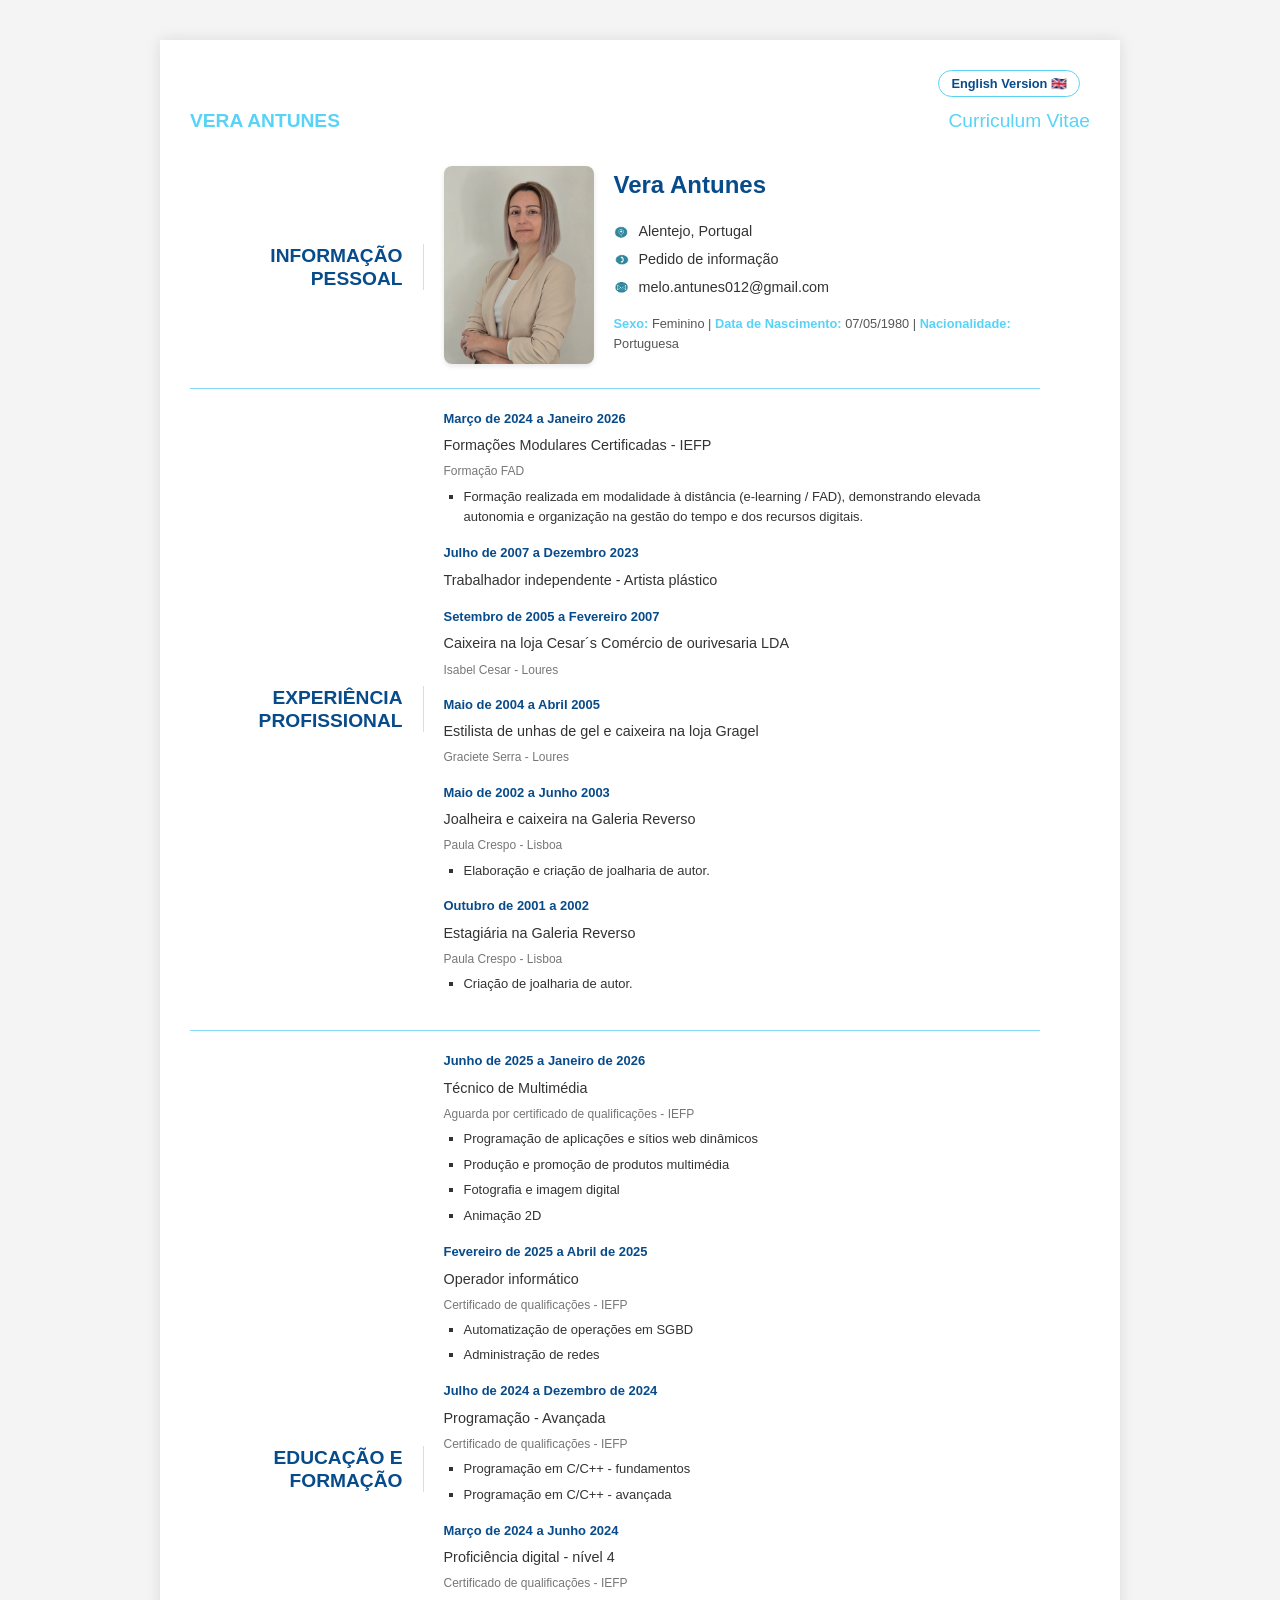
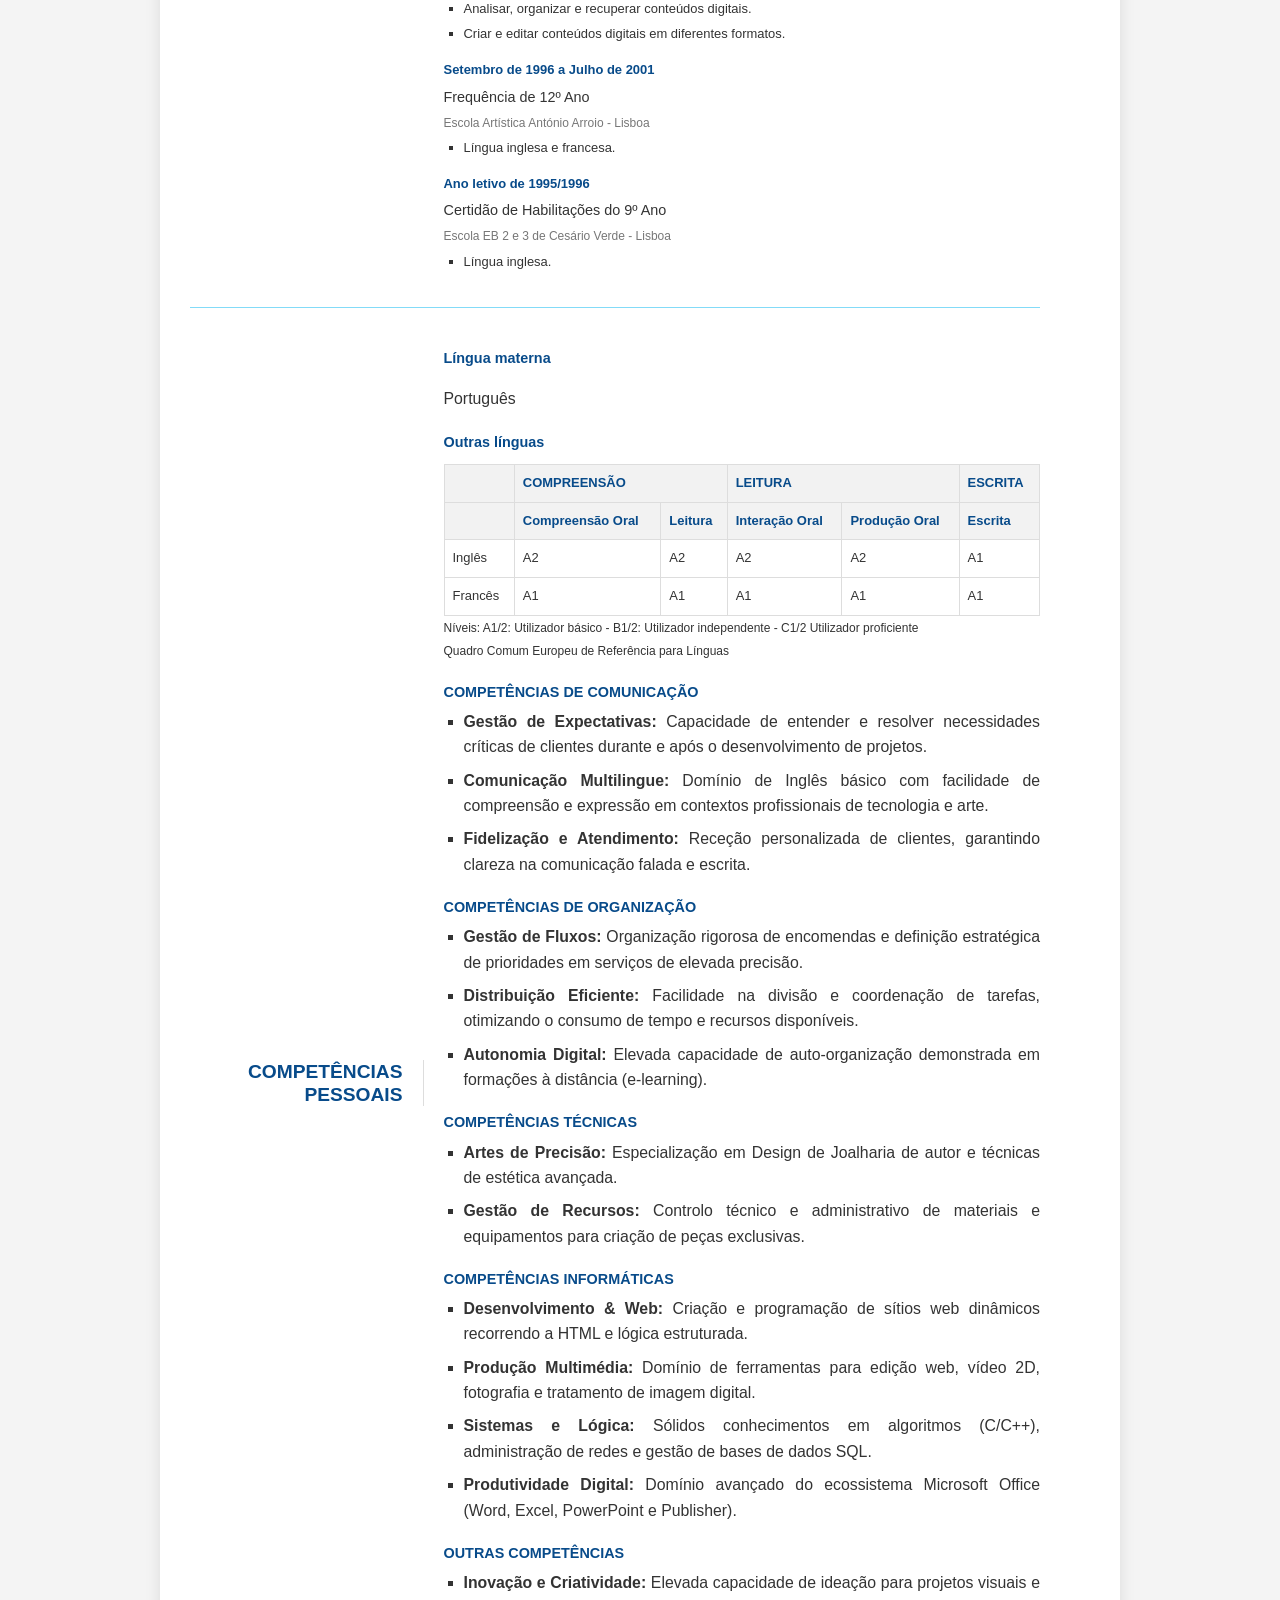
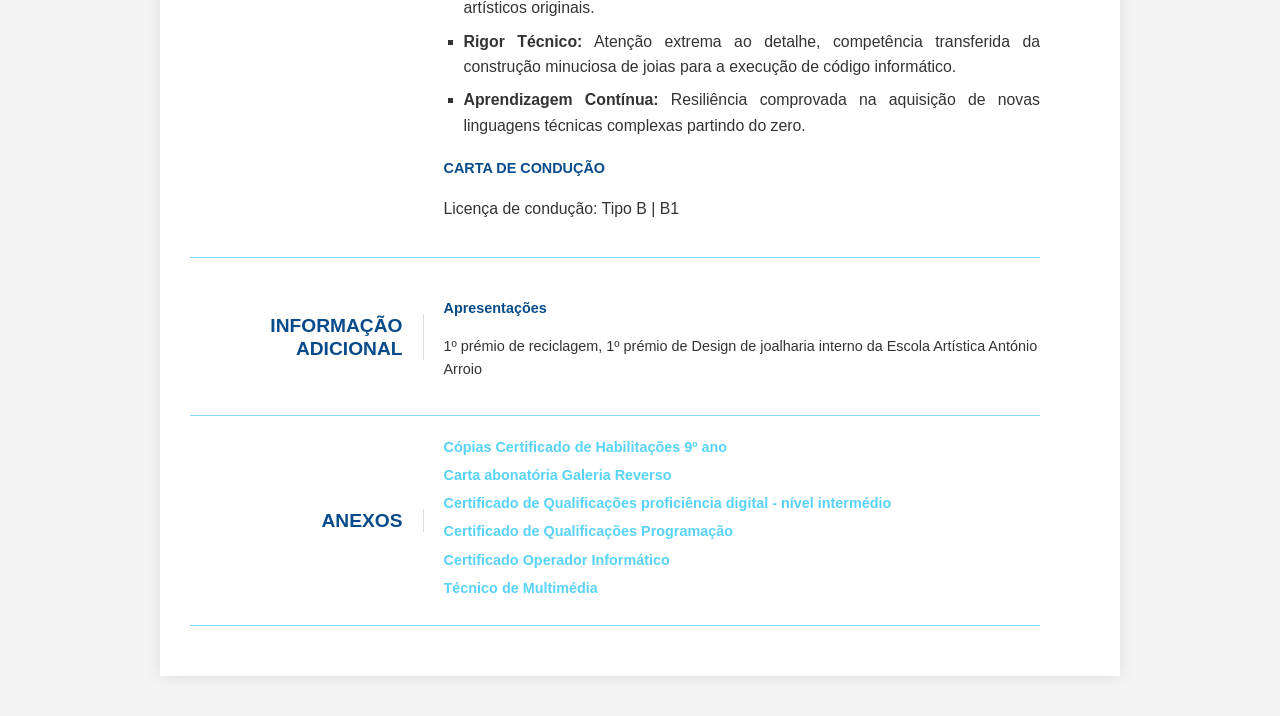
<file: index.html>
<!DOCTYPE html>
<html lang="pt">
<head>
    <meta charset="UTF-8">
    <meta name="viewport" content="width=device-width, initial-scale=1.0">
    <title>Curriculum Vitae - Vera Antunes</title>
    <link rel="stylesheet" href="curriculum.css">
</head>
<body>
    <div class="container">
        <div class="language-switch">
            <a href="index_en.html" class="lang-btn">English Version 🇬🇧</a>
        </div>
        <header class="header">
            <h1 class="header-name">VERA ANTUNES</h1>
            <h2 class="header-title">Curriculum Vitae</h2>
        </header>

        <section class="section-container">
            <div class="section-info">
                <h2 class="section-title">INFORMAÇÃO PESSOAL</h2>
            </div>
            <div class="section-content personal-info">
                <img src="fotos/veraA.jpg" alt="Foto de Vera Antunes" class="profile-photo">
                <div class="contact-details">
                    <h3>Vera Antunes</h3>
                    <div class="contact-item">
                        <img src="fotos/lo1.png" alt="Ícone de morada">
                        <p>Alentejo, Portugal</p>
                    </div>
                    <div class="contact-item">
                        <img src="fotos/lo3.png" alt="Ícone de telefone">
                        <p>Pedido de informação</p>
                    </div>
                    <div class="contact-item">
                        <img src="fotos/lo2.png" alt="Ícone de email">
                        <p>melo.antunes012@gmail.com</p>
                    </div>
                    <p class="personal-data">
                        <span class="label">Sexo:</span> Feminino |
                        <span class="label">Data de Nascimento:</span> 07/05/1980 |
                        <span class="label">Nacionalidade:</span> Portuguesa
                    </p>
                </div>
            </div>
        </section>

        <section class="section-container">
            <div class="section-info">
                <h2 class="section-title">EXPERIÊNCIA PROFISSIONAL</h2>
            </div>
            <div class="section-content experiences">
                <div class="experience-item">
                    <span class="experience-date">Março de 2024 a Janeiro 2026</span>
                    <p>Formações Modulares Certificadas - IEFP</p>
                    <small>Formação FAD</small>
                    <ul>
                        <li>Formação realizada em modalidade à distância (e-learning / FAD), demonstrando elevada autonomia e organização na gestão do tempo e dos recursos digitais.</li>
                    </ul>
                </div>
                <div class="experience-item">
                    <span class="experience-date">Julho de 2007 a Dezembro 2023</span>
                    <p>Trabalhador independente - Artista plástico</p>
                </div>
                <div class="experience-item">
                    <span class="experience-date">Setembro de 2005 a Fevereiro 2007</span>
                    <p>Caixeira na loja Cesar´s Comércio de ourivesaria LDA</p>
                    <small>Isabel Cesar - Loures</small>
                </div>
                <div class="experience-item">
                    <span class="experience-date">Maio de 2004 a Abril 2005</span>
                    <p>Estilista de unhas de gel e caixeira na loja Gragel</p>
                    <small>Graciete Serra - Loures</small>
                </div>
                <div class="experience-item">
                    <span class="experience-date">Maio de 2002 a Junho 2003</span>
                    <p>Joalheira e caixeira na Galeria Reverso</p>
                    <small>Paula Crespo - Lisboa</small>
                    <ul>
                        <li>Elaboração e criação de joalharia de autor.</li>
                    </ul>
                </div>
                <div class="experience-item">
                    <span class="experience-date">Outubro de 2001 a 2002</span>
                    <p>Estagiária na Galeria Reverso</p>
                    <small>Paula Crespo - Lisboa</small>
                    <ul>
                        <li>Criação de joalharia de autor.</li>
                    </ul>
                </div>
            </div>
        </section>

        <section class="section-container">
            <div class="section-info">
                <h2 class="section-title">EDUCAÇÃO E FORMAÇÃO</h2>
            </div>
            <div class="section-content education">
                <div class="education-item">
                    <span class="education-date">Junho de 2025 a Janeiro de 2026</span>
                    <p>Técnico de Multimédia</p>
                    <small>Aguarda por certificado de qualificações - IEFP</small>
                    <ul>
                        <li>Programação de aplicações e sítios web dinâmicos</li>
                        <li>Produção e promoção de produtos multimédia</li>
                        <li>Fotografia e imagem digital</li>
                        <li>Animação 2D</li>
                    </ul>
                </div>
                <div class="education-item">
                    <span class="education-date">Fevereiro de 2025 a Abril de 2025</span>
                    <p>Operador informático</p>
                    <small>Certificado de qualificações - IEFP</small>
                    <ul>
                        <li>Automatização de operações em SGBD</li>
                        <li>Administração de redes</li>
                    </ul>
                </div>
                <div class="education-item">
                    <span class="education-date">Julho de 2024 a Dezembro de 2024</span>
                    <p>Programação - Avançada</p>
                    <small>Certificado de qualificações - IEFP</small>
                    <ul>
                        <li>Programação em C/C++ - fundamentos</li>
                        <li>Programação em C/C++ - avançada</li>
                    </ul>
                </div>
                <div class="education-item">
                    <span class="education-date">Março de 2024 a Junho 2024</span>
                    <p>Proficiência digital - nível 4</p>
                    <small>Certificado de qualificações - IEFP</small>
                    <ul>
                        <li>Analisar, organizar e recuperar conteúdos digitais.</li>
                        <li>Criar e editar conteúdos digitais em diferentes formatos.</li>    
                    </ul>
                </div>
                <div class="education-item">
                    <span class="education-date">Setembro de 1996 a Julho de 2001</span>
                    <p>Frequência de 12º Ano</p>
                    <small>Escola Artística António Arroio - Lisboa</small>
                    <ul>
                        <li>Língua inglesa e francesa.</li>
                    </ul>
                </div>
                <div class="education-item">
                    <span class="education-date">Ano letivo de 1995/1996</span>
                    <p>Certidão de Habilitações do 9º Ano</p>
                    <small>Escola EB 2 e 3 de Cesário Verde - Lisboa</small>
                    <ul>
                        <li>Língua inglesa.</li>
                    </ul>
                </div>
            </div>
        </section>

        <section class="section-container">
            <div class="section-info">
                <h2 class="section-title">COMPETÊNCIAS PESSOAIS</h2>
            </div>
            <div class="section-content personal-skills">
                <div class="skills-item">
                    <h4>Língua materna</h4>
                    <p>Português</p>
                </div>
                <div class="skills-item">
                    <h4>Outras línguas</h4>
                    <table class="skills-table">
                        <thead>
                            <tr>
                                <th></th>
                                <th colspan="2">COMPREENSÃO</th>
                                <th colspan="2">LEITURA</th>
                                <th>ESCRITA</th>
                            </tr>
                            <tr>
                                <th></th>
                                <th>Compreensão Oral</th>
                                <th>Leitura</th>
                                <th>Interação Oral</th>
                                <th>Produção Oral</th>
                                <th>Escrita</th>
                            </tr>
                        </thead>
                        <tbody>
                            <tr>
                                <td>Inglês</td>
                                <td>A2</td>
                                <td>A2</td>
                                <td>A2</td>
                                <td>A2</td>
                                <td>A1</td>
                            </tr>
                            <tr>
                                <td>Francês</td>
                                <td>A1</td>
                                <td>A1</td>
                                <td>A1</td>
                                <td>A1</td>
                                <td>A1</td>
                            </tr>
                        </tbody>
                    </table>
                    <small>
                        Níveis: A1/2: Utilizador básico - B1/2: Utilizador independente - C1/2 Utilizador proficiente<br>
                        Quadro Comum Europeu de Referência para Línguas
                    </small>
                </div>
                <div class="skills-item">
                    <h4>COMPETÊNCIAS DE COMUNICAÇÃO</h4>
                        <ul>
                            <li><strong>Gestão de Expectativas:</strong> Capacidade de entender e resolver necessidades críticas de clientes durante e após o desenvolvimento de projetos.</li>
                            <li><strong>Comunicação Multilingue:</strong> Domínio de Inglês básico com facilidade de compreensão e expressão em contextos profissionais de tecnologia e arte.</li>
                            <li><strong>Fidelização e Atendimento:</strong> Receção personalizada de clientes, garantindo clareza na comunicação falada e escrita.</li>
                        </ul>
                </div>
                <div class="skills-item">
                    <h4>COMPETÊNCIAS DE ORGANIZAÇÃO</h4>
                        <ul>
                            <li><strong>Gestão de Fluxos:</strong> Organização rigorosa de encomendas e definição estratégica de prioridades em serviços de elevada precisão.</li>
                            <li><strong>Distribuição Eficiente:</strong> Facilidade na divisão e coordenação de tarefas, otimizando o consumo de tempo e recursos disponíveis.</li>
                            <li><strong>Autonomia Digital:</strong> Elevada capacidade de auto-organização demonstrada em formações à distância (e-learning).</li>
                        </ul>
                </div>
                <div class="skills-item">
                    <h4>COMPETÊNCIAS TÉCNICAS</h4>
                        <ul>
                            <li><strong>Artes de Precisão:</strong> Especialização em Design de Joalharia de autor e técnicas de estética avançada.</li>
                            <li><strong>Gestão de Recursos:</strong> Controlo técnico e administrativo de materiais e equipamentos para criação de peças exclusivas.</li>
                        </ul>
                </div>
                <div class="skills-item">
                    <h4>COMPETÊNCIAS INFORMÁTICAS</h4>
                        <ul>
                            <li><strong>Desenvolvimento & Web:</strong> Criação e programação de sítios web dinâmicos recorrendo a HTML e lógica estruturada.</li>
                            <li><strong>Produção Multimédia:</strong> Domínio de ferramentas para edição web, vídeo 2D, fotografia e tratamento de imagem digital.</li>
                            <li><strong>Sistemas e Lógica:</strong> Sólidos conhecimentos em algoritmos (C/C++), administração de redes e gestão de bases de dados SQL.</li>
                            <li><strong>Produtividade Digital:</strong> Domínio avançado do ecossistema Microsoft Office (Word, Excel, PowerPoint e Publisher).</li>
                        </ul>
                </div>
                <div class="skills-item">
                    <h4>OUTRAS COMPETÊNCIAS</h4>
                        <ul>
                            <li><strong>Inovação e Criatividade:</strong> Elevada capacidade de ideação para projetos visuais e artísticos originais.</li>
                            <li><strong>Rigor Técnico:</strong> Atenção extrema ao detalhe, competência transferida da construção minuciosa de joias para a execução de código informático.</li>
                            <li><strong>Aprendizagem Contínua:</strong> Resiliência comprovada na aquisição de novas linguagens técnicas complexas partindo do zero.</li>
                        </ul>
                </div>
                <div class="skills-item">
                    <h4>CARTA DE CONDUÇÃO</h4>
                    <p>
                        Licença de condução: Tipo B | B1
                    </p>
                </div>
            </div>
        </section>

        <section class="section-container">
            <div class="section-info">
                <h2 class="section-title">INFORMAÇÃO ADICIONAL</h2>
            </div>
            <div class="section-content additional-info">
                <div class="additional-item">
                    <h4>Apresentações</h4>
                    <p>1º prémio de reciclagem, 1º prémio de Design de joalharia interno da Escola Artística António Arroio</p>
                </div>
            </div>
        </section>

        <section class="section-container">
            <div class="section-info">
                <h2 class="section-title">ANEXOS</h2>
            </div>
            <div class="section-content additional-info-list">
                <a href="documentos/9 ano certificado.pdf" target="_blank">Cópias Certificado de Habilitações 9º ano</a>
                <a href="documentos/carta abonatória.pdf" target="_blank">Carta abonatória Galeria Reverso</a>
                <a href="documentos/cert_profici_digital.pdf" target="_blank">Certificado de Qualificações proficiência digital - nível intermédio</a>
                <a href="documentos/cert_programação.pdf" target="_blank">Certificado de Qualificações Programação</a>
                <a href="documentos/cert_operador_infor.pdf" target="_blank">Certificado Operador Informático</a>
                <a href="documentos/certificado_multimedia.pdf" target="_blank">Técnico de Multimédia</a>
            </div>
        </section>
    </div>
</body>
</html>
</file>
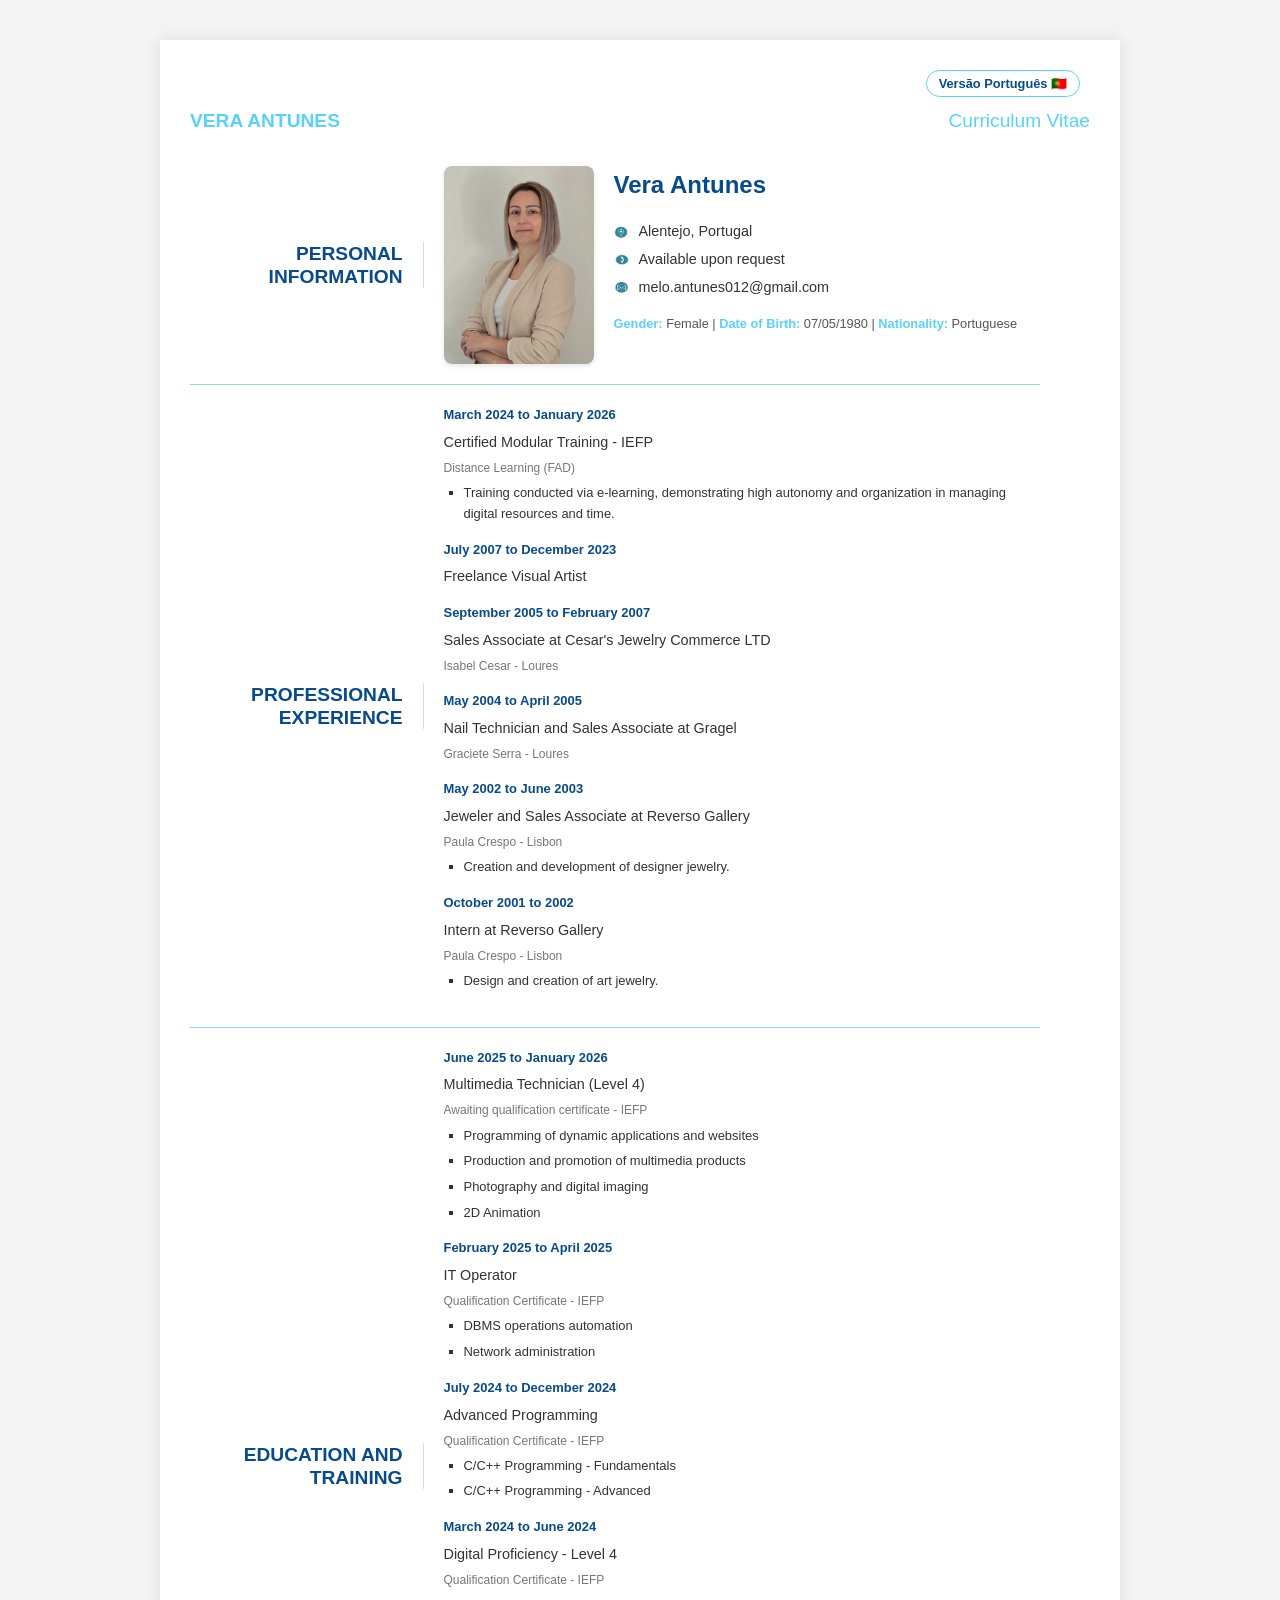
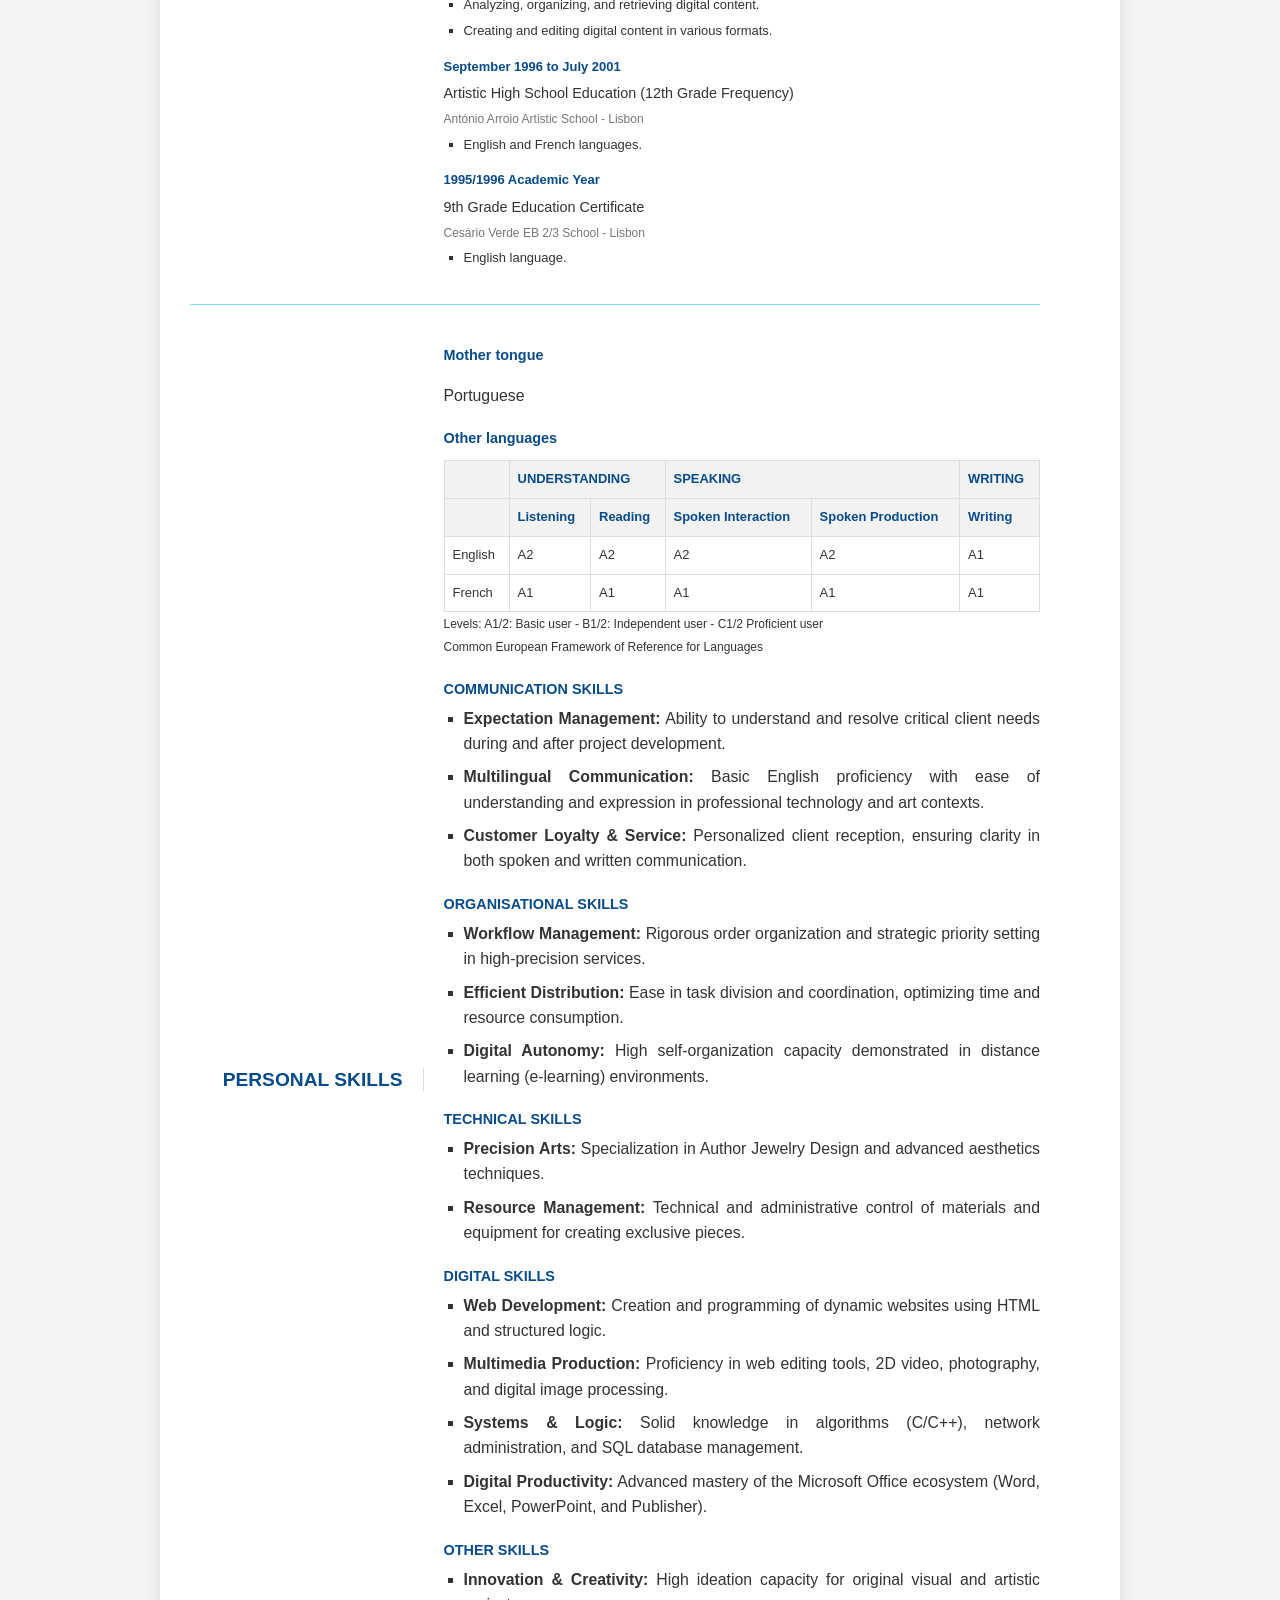
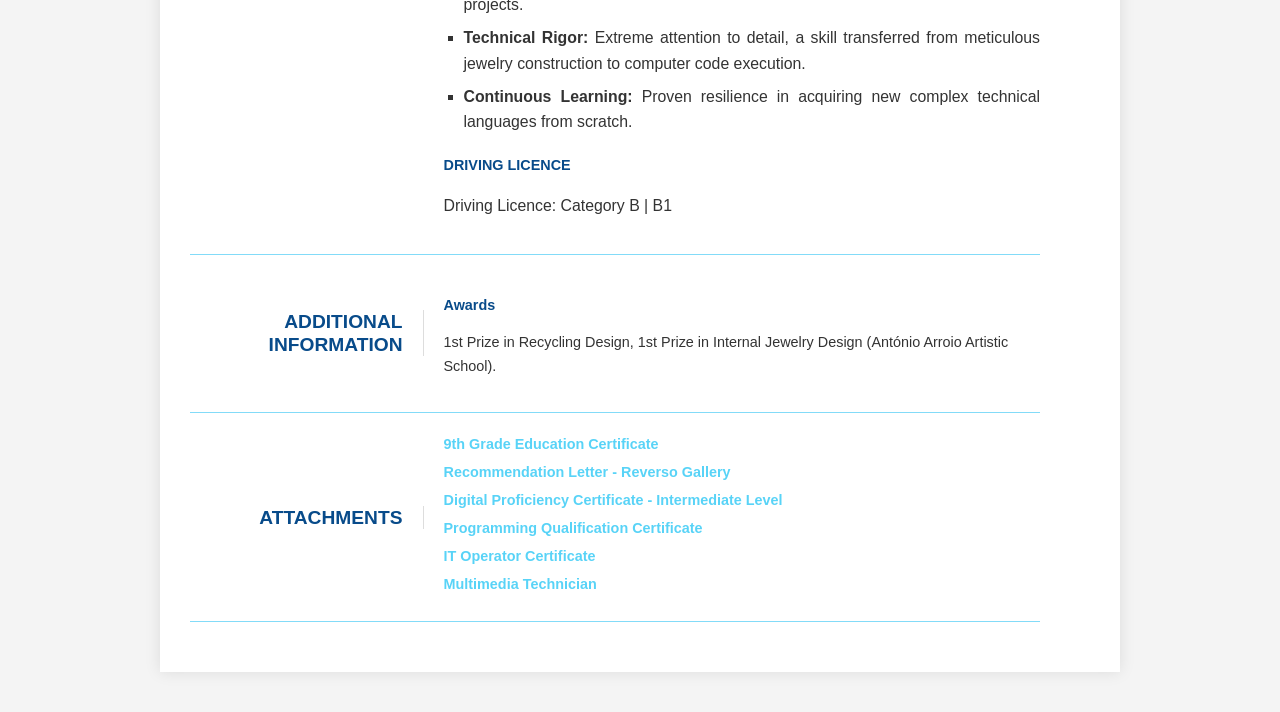
<file: index_en.html>
<!DOCTYPE html>
<html lang="en">
<head>
    <meta charset="UTF-8">
    <meta name="viewport" content="width=device-width, initial-scale=1.0">
    <title>Curriculum Vitae - Vera Antunes</title>
    <link rel="stylesheet" href="curriculum.css">
</head>
<body>
    <div class="container">
        <div class="language-switch">
            <a href="index.html" class="lang-btn">Versão Português 🇵🇹</a>
        </div>
        <header class="header">
            <h1 class="header-name">VERA ANTUNES</h1>
            <h2 class="header-title">Curriculum Vitae</h2>
        </header>

        <section class="section-container">
            <div class="section-info">
                <h2 class="section-title">PERSONAL INFORMATION</h2>
            </div>
            <div class="section-content personal-info">
                <img src="fotos/veraA.jpg" alt="Vera Antunes Profile Photo" class="profile-photo">
                <div class="contact-details">
                    <h3>Vera Antunes</h3>
                    <div class="contact-item">
                        <img src="fotos/lo1.png" alt="Address icon">
                        <p>Alentejo, Portugal</p>
                    </div>
                    <div class="contact-item">
                        <img src="fotos/lo3.png" alt="Phone icon">
                        <p>Available upon request</p>
                    </div>
                    <div class="contact-item">
                        <img src="fotos/lo2.png" alt="Email icon">
                        <p>melo.antunes012@gmail.com</p>
                    </div>
                    <p class="personal-data">
                        <span class="label">Gender:</span> Female |
                        <span class="label">Date of Birth:</span> 07/05/1980 |
                        <span class="label">Nationality:</span> Portuguese
                    </p>
                </div>
            </div>
        </section>

        <section class="section-container">
            <div class="section-info">
                <h2 class="section-title">PROFESSIONAL EXPERIENCE</h2>
            </div>
            <div class="section-content experiences">
                <div class="experience-item">
                    <span class="experience-date">March 2024 to January 2026</span>
                    <p>Certified Modular Training - IEFP</p>
                    <small>Distance Learning (FAD)</small>
                    <ul>
                        <li>Training conducted via e-learning, demonstrating high autonomy and organization in managing digital resources and time.</li>
                    </ul>
                </div>
                <div class="experience-item">
                    <span class="experience-date">July 2007 to December 2023</span>
                    <p>Freelance Visual Artist</p>
                </div>
                <div class="experience-item">
                    <span class="experience-date">September 2005 to February 2007</span>
                    <p>Sales Associate at Cesar's Jewelry Commerce LTD</p>
                    <small>Isabel Cesar - Loures</small>
                </div>
                <div class="experience-item">
                    <span class="experience-date">May 2004 to April 2005</span>
                    <p>Nail Technician and Sales Associate at Gragel</p>
                    <small>Graciete Serra - Loures</small>
                </div>
                <div class="experience-item">
                    <span class="experience-date">May 2002 to June 2003</span>
                    <p>Jeweler and Sales Associate at Reverso Gallery</p>
                    <small>Paula Crespo - Lisbon</small>
                    <ul>
                        <li>Creation and development of designer jewelry.</li>
                    </ul>
                </div>
                <div class="experience-item">
                    <span class="experience-date">October 2001 to 2002</span>
                    <p>Intern at Reverso Gallery</p>
                    <small>Paula Crespo - Lisbon</small>
                    <ul>
                        <li>Design and creation of art jewelry.</li>
                    </ul>
                </div>
            </div>
        </section>

        <section class="section-container">
            <div class="section-info">
                <h2 class="section-title">EDUCATION AND TRAINING</h2>
            </div>
            <div class="section-content education">
                <div class="education-item">
                    <span class="education-date">June 2025 to January 2026</span>
                    <p>Multimedia Technician (Level 4)</p>
                    <small>Awaiting qualification certificate - IEFP</small>
                    <ul>
                        <li>Programming of dynamic applications and websites</li>
                        <li>Production and promotion of multimedia products</li>
                        <li>Photography and digital imaging</li>
                        <li>2D Animation</li>
                    </ul>
                </div>
                <div class="education-item">
                    <span class="education-date">February 2025 to April 2025</span>
                    <p>IT Operator</p>
                    <small>Qualification Certificate - IEFP</small>
                    <ul>
                        <li>DBMS operations automation</li>
                        <li>Network administration</li>
                    </ul>
                </div>
                <div class="education-item">
                    <span class="education-date">July 2024 to December 2024</span>
                    <p>Advanced Programming</p>
                    <small>Qualification Certificate - IEFP</small>
                    <ul>
                        <li>C/C++ Programming - Fundamentals</li>
                        <li>C/C++ Programming - Advanced</li>
                    </ul>
                </div>
                <div class="education-item">
                    <span class="education-date">March 2024 to June 2024</span>
                    <p>Digital Proficiency - Level 4</p>
                    <small>Qualification Certificate - IEFP</small>
                    <ul>
                        <li>Analyzing, organizing, and retrieving digital content.</li>
                        <li>Creating and editing digital content in various formats.</li>    
                    </ul>
                </div>
                <div class="education-item">
                    <span class="education-date">September 1996 to July 2001</span>
                    <p>Artistic High School Education (12th Grade Frequency)</p>
                    <small>António Arroio Artistic School - Lisbon</small>
                    <ul>
                        <li>English and French languages.</li>
                    </ul>
                </div>
                <div class="education-item">
                    <span class="education-date">1995/1996 Academic Year</span>
                    <p>9th Grade Education Certificate</p>
                    <small>Cesário Verde EB 2/3 School - Lisbon</small>
                    <ul>
                        <li>English language.</li>
                    </ul>
                </div>
            </div>
        </section>

        <section class="section-container">
            <div class="section-info">
                <h2 class="section-title">PERSONAL SKILLS</h2>
            </div>
            <div class="section-content personal-skills">
                <div class="skills-item">
                    <h4>Mother tongue</h4>
                    <p>Portuguese</p>
                </div>
                <div class="skills-item">
                    <h4>Other languages</h4>
                    <table class="skills-table">
                        <thead>
                            <tr>
                                <th></th>
                                <th colspan="2">UNDERSTANDING</th>
                                <th colspan="2">SPEAKING</th>
                                <th>WRITING</th>
                            </tr>
                            <tr>
                                <th></th>
                                <th>Listening</th>
                                <th>Reading</th>
                                <th>Spoken Interaction</th>
                                <th>Spoken Production</th>
                                <th>Writing</th>
                            </tr>
                        </thead>
                        <tbody>
                            <tr>
                                <td>English</td>
                                <td>A2</td>
                                <td>A2</td>
                                <td>A2</td>
                                <td>A2</td>
                                <td>A1</td>
                            </tr>
                            <tr>
                                <td>French</td>
                                <td>A1</td>
                                <td>A1</td>
                                <td>A1</td>
                                <td>A1</td>
                                <td>A1</td>
                            </tr>
                        </tbody>
                    </table>
                    <small>
                        Levels: A1/2: Basic user - B1/2: Independent user - C1/2 Proficient user<br>
                        Common European Framework of Reference for Languages
                    </small>
                </div>
                <div class="skills-item">
                    <h4>COMMUNICATION SKILLS</h4>
                    <ul>
                        <li><strong>Expectation Management:</strong> Ability to understand and resolve critical client needs during and after project development.</li>
                        <li><strong>Multilingual Communication:</strong> Basic English proficiency with ease of understanding and expression in professional technology and art contexts.</li>
                        <li><strong>Customer Loyalty & Service:</strong> Personalized client reception, ensuring clarity in both spoken and written communication.</li>
                    </ul>
                </div>
                <div class="skills-item">
                    <h4>ORGANISATIONAL SKILLS</h4>
                    <ul>
                        <li><strong>Workflow Management:</strong> Rigorous order organization and strategic priority setting in high-precision services.</li>
                        <li><strong>Efficient Distribution:</strong> Ease in task division and coordination, optimizing time and resource consumption.</li>
                        <li><strong>Digital Autonomy:</strong> High self-organization capacity demonstrated in distance learning (e-learning) environments.</li>
                    </ul>
                </div>
                <div class="skills-item">
                    <h4>TECHNICAL SKILLS</h4>
                    <ul>
                        <li><strong>Precision Arts:</strong> Specialization in Author Jewelry Design and advanced aesthetics techniques.</li>
                        <li><strong>Resource Management:</strong> Technical and administrative control of materials and equipment for creating exclusive pieces.</li>
                    </ul>
                </div>
                <div class="skills-item">
                    <h4>DIGITAL SKILLS</h4>
                    <ul>
                        <li><strong>Web Development:</strong> Creation and programming of dynamic websites using HTML and structured logic.</li>
                        <li><strong>Multimedia Production:</strong> Proficiency in web editing tools, 2D video, photography, and digital image processing.</li>
                        <li><strong>Systems & Logic:</strong> Solid knowledge in algorithms (C/C++), network administration, and SQL database management.</li>
                        <li><strong>Digital Productivity:</strong> Advanced mastery of the Microsoft Office ecosystem (Word, Excel, PowerPoint, and Publisher).</li>
                    </ul>
                </div>
                <div class="skills-item">
                    <h4>OTHER SKILLS</h4>
                    <ul>
                        <li><strong>Innovation & Creativity:</strong> High ideation capacity for original visual and artistic projects.</li>
                        <li><strong>Technical Rigor:</strong> Extreme attention to detail, a skill transferred from meticulous jewelry construction to computer code execution.</li>
                        <li><strong>Continuous Learning:</strong> Proven resilience in acquiring new complex technical languages from scratch.</li>
                    </ul>
                </div>
                <div class="skills-item">
                    <h4>DRIVING LICENCE</h4>
                    <p>Driving Licence: Category B | B1</p>
                </div>
            </div>
        </section>

        <section class="section-container">
            <div class="section-info">
                <h2 class="section-title">ADDITIONAL INFORMATION</h2>
            </div>
            <div class="section-content additional-info">
                <div class="additional-item">
                    <h4>Awards</h4>
                    <p>1st Prize in Recycling Design, 1st Prize in Internal Jewelry Design (António Arroio Artistic School).</p>
                </div>
            </div>
        </section>

        <section class="section-container">
            <div class="section-info">
                <h2 class="section-title">ATTACHMENTS</h2>
            </div>
            <div class="section-content additional-info-list">
                <a href="documentos/9 ano certificado.pdf" target="_blank">9th Grade Education Certificate</a>
                <a href="documentos/carta abonatória.pdf" target="_blank">Recommendation Letter - Reverso Gallery</a>
                <a href="documentos/cert_profici_digital.pdf" target="_blank">Digital Proficiency Certificate - Intermediate Level</a>
                <a href="documentos/cert_programação.pdf" target="_blank">Programming Qualification Certificate</a>
                <a href="documentos/cert_operador_infor.pdf" target="_blank">IT Operator Certificate</a>
                <a href="documentos/certificado_multimedia.pdf" target="_blank">Multimedia Technician</a>
            </div>
        </section>
    </div>
</body>
</html>
</file>
<file: curriculum.css>
/* Estilos gerais */
body {
    font-family: Arial, sans-serif;
    line-height: 1.6;
    color: #333;
    margin: 0;
    padding: 20px;
    background-color: #f4f4f4;
}

.container {
    max-width: 900px;
    margin: 20px auto;
    background-color: #fff;
    padding: 30px;
    box-shadow: 0 0 15px rgba(0, 0, 0, 0.1);
}

/* Títulos e linhas de separação */
.header, .section-container {
    display: flex;
    align-items: center;
    margin-bottom: 20px;
}

.header {
    justify-content: space-between;
    margin-bottom: 30px;
}

.header-title {
    color: #58D3F7;
    font-size: 1.2em;
    font-weight: normal;
    margin: 0;
}

.header-name {
    color: #58D3F7;
    font-size: 1.2em;
    font-weight: bold;
    margin: 0;
}

.section-info {
    width: 25%;
    flex-shrink: 0;
    text-align: right;
    padding-right: 20px;
    border-right: 1px solid #ddd;
}

.section-title {
    color: #084B8A;
    font-size: 1.2em;
    font-weight: bold;
    margin: 0;
    line-height: 1.2;
}

.section-content {
    width: 75%;
    padding-left: 20px;
}

hr.divider {
    border: none;
    height: 1px;
    background-color: #58D3F7;
    width: 95%;
    margin: 0;
    float: left;
}

/* Informação Pessoal */
.personal-info {
    display: flex;
    gap: 20px;
    align-items: flex-start;
}

.profile-photo {
    width: 150px;
    height: auto;
    border-radius: 8px;
    box-shadow: 0 2px 5px rgba(0, 0, 0, 0.1);
}

.contact-details {
    flex-grow: 1;
}

.contact-details h3 {
    font-size: 1.5em;
    color: #084B8A;
    margin-top: 0;
    margin-bottom: 15px;
}

.contact-item {
    display: flex;
    align-items: center;
    margin-bottom: 5px;
}

.contact-item img {
    height: 15px;
    width: 15px;
    margin-right: 10px;
}

.contact-item p {
    margin: 0;
    font-size: 0.9em;
}

.personal-data {
    font-size: 0.8em;
    color: #555;
    margin-top: 15px;
}

.personal-data .label {
    color: #58D3F7;
    font-weight: bold;
}

/* Secções de Experiência e Educação */
.experiences, .education, .personal-skills, .additional-info {
    font-size: 0.9em;
}

.experience-item, .education-item {
    margin-bottom: 15px;
}

.experience-date, .education-date {
    color: #084B8A;
    font-weight: bold;
    font-size: 0.9em;
    display: block;
    margin-bottom: 5px;
}

.experience-item p, .education-item p {
    margin: 0;
}

.experience-item small, .education-item small {
    color: #777;
    display: block;
    margin-top: 5px;
}

/* Listas */
ul {
    margin: 5px 0 0 20px;
    padding: 0;
    list-style-type: square;
    font-size: 0.9em;
}

li {
    margin-bottom: 5px;
}

/* Competências Linguísticas (Tabela) */
table.skills-table {
    width: 100%;
    border-collapse: collapse;
    margin-top: 10px;
    font-size: 0.9em;
}

table.skills-table th, table.skills-table td {
    border: 1px solid #ddd;
    padding: 8px;
    text-align: justify;
}

table.skills-table th {
    background-color: #f2f2f2;
    color: #084B8A;
    font-weight: bold;
}

/* Informação Adicional */
.additional-info-list a {
    text-decoration: none;
    color: #58D3F7;
    font-weight: bold;
    font-size: 0.9em;
    display: block;
    margin-bottom: 5px;
}

.additional-info-list a:hover {
    text-decoration: underline;
}

/* Links */
a {
    color: #58D3F7;
    text-decoration: none;
    font-weight: bold;
}

a:hover {
    text-decoration: underline;
}

/* Outros ajustes */
.section-content h4 {
    color: #084B8A;
    font-size: 1em;
    margin-bottom: 5px
}

.section-container {
    border-bottom: 1px solid #83dbf8; /* Cria a linha fina (cor cinza clara) */
    margin-right: 50px; /* Ajusta este valor (ex: 50px ou 10%) para a linha recuar o quanto quiseres */
    padding-bottom: 20px;          /* Dá um espaço entre o texto e a linha */
    margin-bottom: 20px;           /* Dá um espaço entre a linha e o que vier a seguir */

}

@media screen and (max-width: 768px) {
    
    /* Faz o cabeçalho (nome e título) ficar em coluna e centrado */
    .header {
        flex-direction: column;
        text-align: center;
        gap: 10px;
    }

    /* Faz com que as secções (Título à esquerda e Conteúdo à direita) fiquem uma por baixo da outra */
    .section-container {
        flex-direction: column;
        align-items: flex-start;
        margin-right: 0; /* Remove aquela margem que tinhas */
        border-right: none;
    }

    /* Ajusta a parte do título da secção (ex: FORMAÇÃO) */
    .section-info {
        width: 100%;
        text-align: left;
        padding-right: 0;
        border-right: none;
        border-bottom: 1px solid #ddd;
        margin-bottom: 10px;
        padding-bottom: 5px;
    }

    /* Ajusta o conteúdo da secção */
    .section-content {
        width: 100%;
        padding-left: 0;
    }

    /* Resolve de vez as línguas (tabela) que saem fora */
    table.skills-table {
        display: block !important;
        width: 100% !important;
        overflow-x: auto !important; /* Cria a barra de deslizar lateral */
        -webkit-overflow-scrolling: touch;
    }

    /* Informação pessoal (foto + contactos) em coluna */
    .personal-info {
        flex-direction: column;
        align-items: center;
        text-align: center;
    }

    /* Garante que a foto aparece e fica centrada */
    .profile-photo {
        display: block !important;
        max-width: 180px !important;
        height: auto !important;
        margin: 0 auto 15px auto !important;
    }

    /* Ajusta os itens de contacto para ficarem centrados no telemóvel */
    .contact-item {
        justify-content: center;
    }
}

/* Botão de troca de língua - Ajustado ao teu estilo */
.language-switch {
    text-align: right;
    margin-bottom: 10px;
    padding-right: 10px;
}

.lang-btn {
    font-size: 0.8em;
    color: #084B8A !important; /* O teu azul escuro */
    border: 1px solid #58D3F7; /* O teu azul claro */
    padding: 5px 12px;
    border-radius: 20px;
    background-color: transparent;
    transition: 0.3s;
}

.lang-btn:hover {
    background-color: #58D3F7;
    color: white !important;
    text-decoration: none !important;
}

/* Garante que as listas nas competências tenham o mesmo tamanho do texto normal */
.skills-item ul {
    font-size: 1em; /* Aumenta de 0.9em para 1em para igualar ao parágrafo */
    margin-bottom: 15px;
}

.skills-item ul li {
    margin-bottom: 8px; /* Dá um pouco mais de ar entre os tópicos */
    line-height: 1.6;   /* Mantém o mesmo entalamento do teu body */
    text-align: justify; /* Alinha o texto como o parágrafo antigo */
}

/* Para os títulos dentro dos itens (se usares strong) */
.skills-item li strong {
    color: #333; /* Mantém a cor que já usas no body */
    font-weight: bold;
}

/* Forçar o tamanho da letra nas competências, seja qual for a língua */
.skills-item p, .skills-item li {
    font-size: 1.1em !important; /* O !important dá prioridade total */
}
</file>
